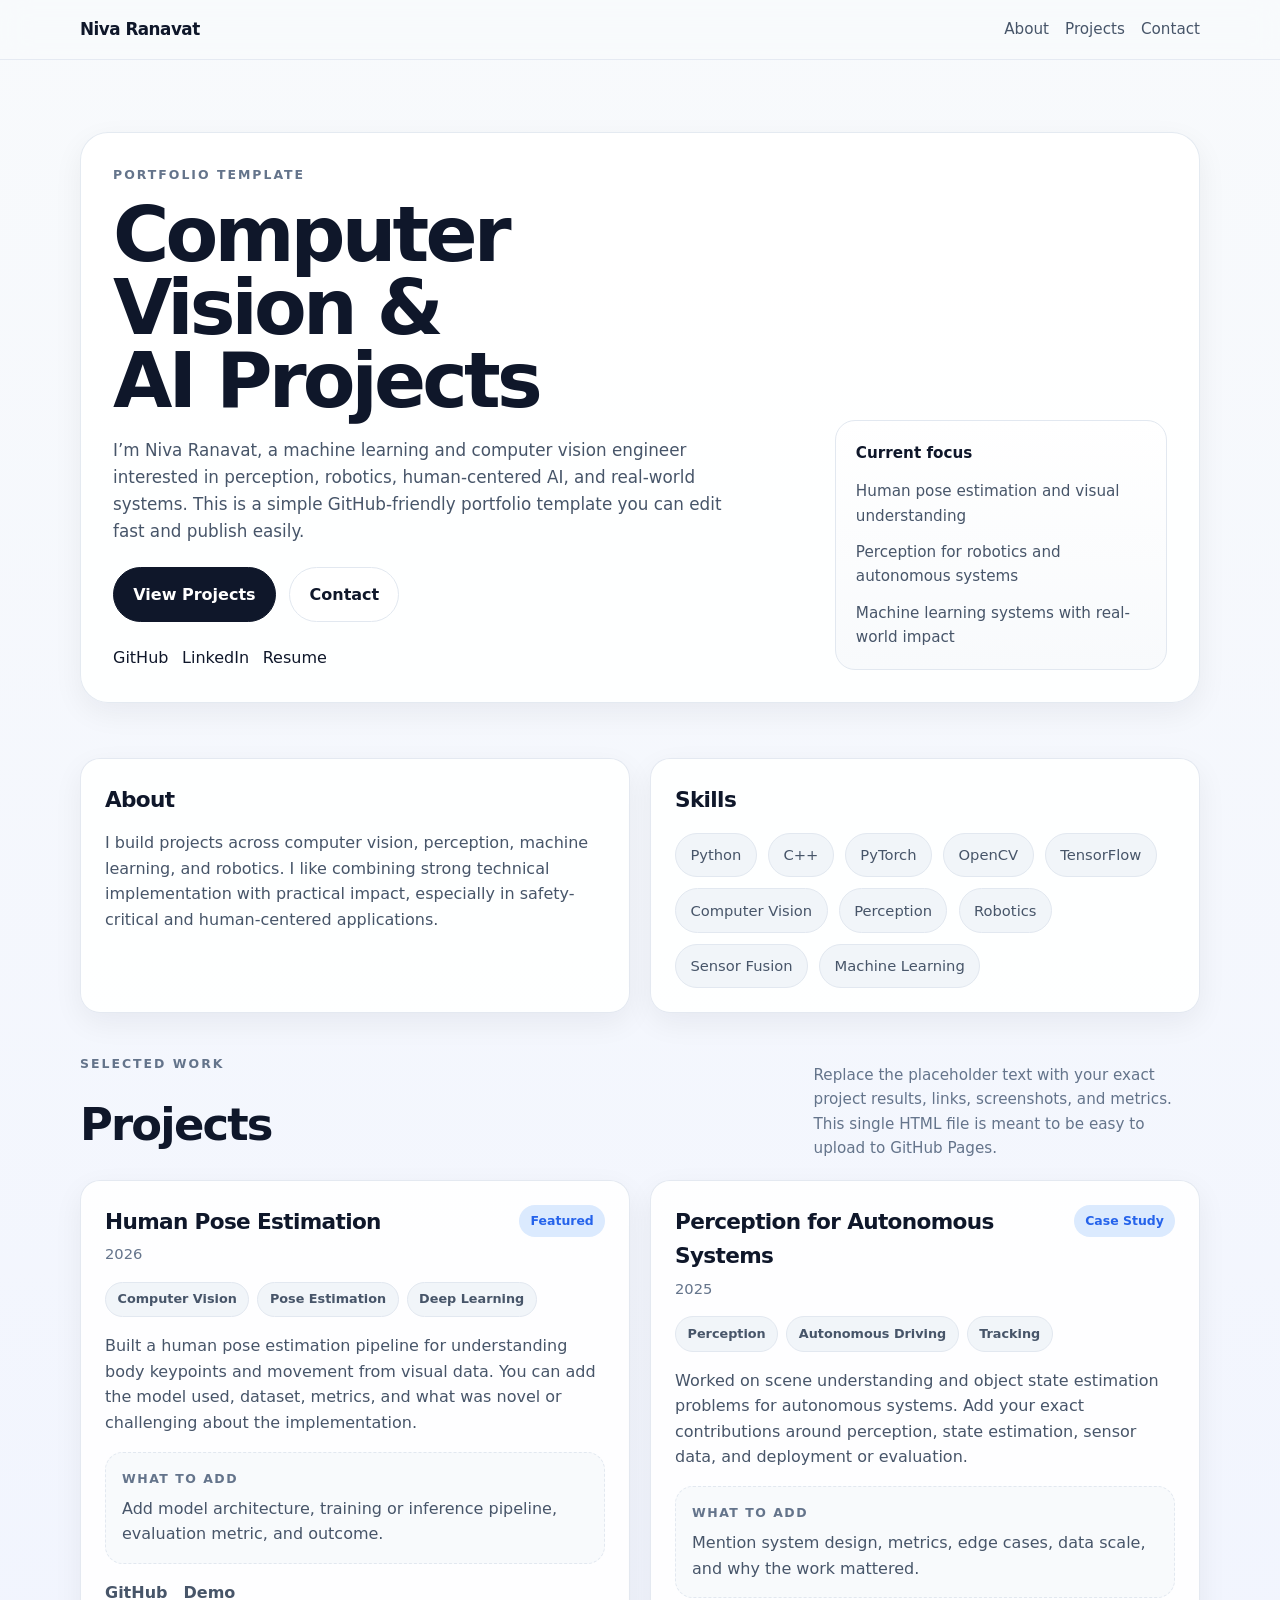
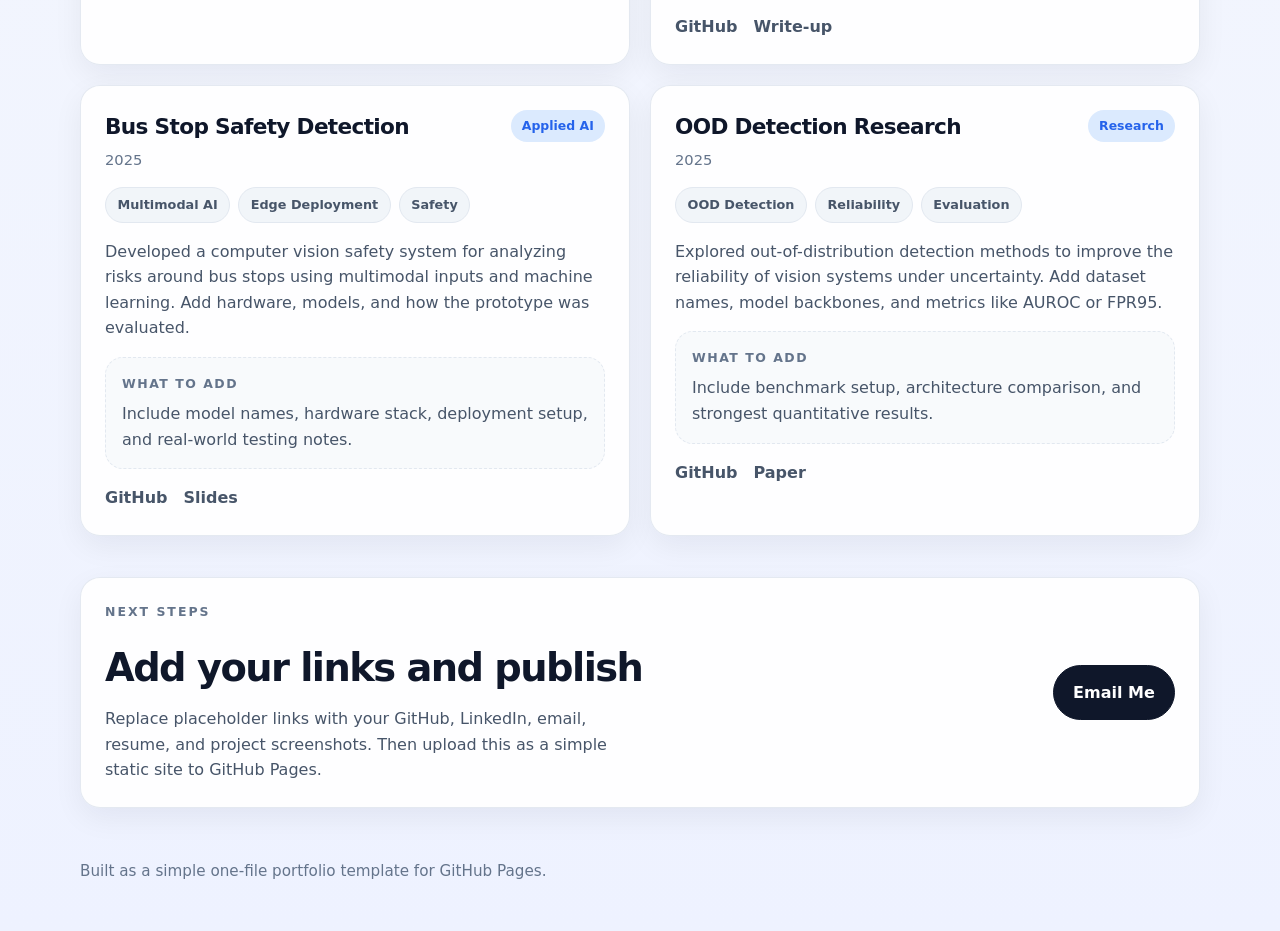
<file: main.html>
<!DOCTYPE html>
<html lang="en">
<head>
  <meta charset="UTF-8" />
  <meta name="viewport" content="width=device-width, initial-scale=1.0" />
  <title>Niva Ranavat | Projects Portfolio</title>
  <meta name="description" content="Portfolio of Niva Ranavat — computer vision, machine learning, robotics, and perception projects." />
  <style>
    * { box-sizing: border-box; margin: 0; padding: 0; }

    :root {
      --bg: #f8fafc;
      --surface: #ffffff;
      --surface-2: #f1f5f9;
      --border: #e2e8f0;
      --text: #0f172a;
      --muted: #475569;
      --muted-2: #64748b;
      --accent: #2563eb;
      --accent-soft: #dbeafe;
      --shadow: 0 10px 30px rgba(15, 23, 42, 0.06);
      --radius-xl: 28px;
      --radius-lg: 20px;
      --max-width: 1120px;
    }

    html { scroll-behavior: smooth; }
    body {
      font-family: Inter, ui-sans-serif, system-ui, -apple-system, BlinkMacSystemFont, "Segoe UI", sans-serif;
      background: linear-gradient(to bottom, #f8fafc, #eef2ff);
      color: var(--text);
      line-height: 1.6;
    }

    a { color: inherit; text-decoration: none; }
    img { max-width: 100%; display: block; }

    .container {
      width: min(calc(100% - 2rem), var(--max-width));
      margin: 0 auto;
    }

    .nav {
      position: sticky;
      top: 0;
      z-index: 20;
      backdrop-filter: blur(14px);
      background: rgba(248, 250, 252, 0.82);
      border-bottom: 1px solid rgba(226, 232, 240, 0.85);
    }

    .nav-inner {
      display: flex;
      align-items: center;
      justify-content: space-between;
      padding: 1rem 0;
      gap: 1rem;
    }

    .brand {
      font-weight: 700;
      letter-spacing: -0.03em;
      font-size: 1.05rem;
    }

    .nav-links {
      display: flex;
      gap: 1rem;
      flex-wrap: wrap;
      color: var(--muted);
      font-size: 0.95rem;
    }

    .nav-links a:hover,
    .socials a:hover,
    .project-links a:hover {
      color: var(--accent);
    }

    .hero {
      padding: 4.5rem 0 2rem;
    }

    .hero-card {
      background: rgba(255, 255, 255, 0.9);
      border: 1px solid rgba(226, 232, 240, 0.9);
      box-shadow: var(--shadow);
      border-radius: var(--radius-xl);
      padding: 2rem;
      display: grid;
      grid-template-columns: 1.35fr 0.65fr;
      gap: 2rem;
    }

    .eyebrow {
      color: var(--muted-2);
      text-transform: uppercase;
      letter-spacing: 0.16em;
      font-size: 0.78rem;
      font-weight: 700;
      margin-bottom: 0.9rem;
    }

    h1 {
      font-size: clamp(2.4rem, 6vw, 4.8rem);
      line-height: 0.95;
      letter-spacing: -0.05em;
      max-width: 8ch;
    }

    .hero p {
      margin-top: 1.2rem;
      color: var(--muted);
      font-size: 1.05rem;
      max-width: 58ch;
    }

    .hero-actions,
    .socials {
      display: flex;
      flex-wrap: wrap;
      gap: 0.85rem;
      margin-top: 1.4rem;
    }

    .btn {
      display: inline-flex;
      align-items: center;
      justify-content: center;
      border-radius: 999px;
      padding: 0.86rem 1.2rem;
      font-weight: 600;
      border: 1px solid var(--border);
      transition: 0.2s ease;
    }

    .btn-primary {
      background: var(--text);
      color: white;
      border-color: var(--text);
    }

    .btn-primary:hover {
      transform: translateY(-1px);
      opacity: 0.95;
    }

    .btn-secondary {
      background: white;
      color: var(--text);
    }

    .btn-secondary:hover {
      background: var(--surface-2);
    }

    .focus-box {
      background: linear-gradient(180deg, #ffffff, #f8fafc);
      border: 1px solid var(--border);
      border-radius: var(--radius-lg);
      padding: 1.25rem;
      align-self: end;
    }

    .focus-box h3 {
      font-size: 0.95rem;
      margin-bottom: 0.9rem;
    }

    .focus-box ul {
      list-style: none;
      display: grid;
      gap: 0.75rem;
      color: var(--muted);
      font-size: 0.95rem;
    }

    .section {
      padding: 1.4rem 0 1.2rem;
    }

    .section-heading {
      display: flex;
      justify-content: space-between;
      gap: 1rem;
      align-items: end;
      margin-bottom: 1.2rem;
    }

    .section-heading h2 {
      font-size: clamp(1.8rem, 4vw, 2.8rem);
      letter-spacing: -0.04em;
    }

    .section-note {
      max-width: 40ch;
      color: var(--muted-2);
      font-size: 0.95rem;
    }

    .two-col {
      display: grid;
      grid-template-columns: 1fr 1fr;
      gap: 1.25rem;
    }

    .card {
      background: rgba(255, 255, 255, 0.9);
      border: 1px solid rgba(226, 232, 240, 0.92);
      border-radius: var(--radius-lg);
      padding: 1.5rem;
      box-shadow: var(--shadow);
    }

    .card h3 {
      font-size: 1.35rem;
      letter-spacing: -0.03em;
      margin-bottom: 0.8rem;
    }

    .card p {
      color: var(--muted);
    }

    .skills {
      display: flex;
      flex-wrap: wrap;
      gap: 0.7rem;
      margin-top: 1rem;
    }

    .chip {
      border: 1px solid var(--border);
      background: var(--surface-2);
      color: var(--muted);
      padding: 0.58rem 0.9rem;
      border-radius: 999px;
      font-size: 0.92rem;
      font-weight: 500;
    }

    .projects-grid {
      display: grid;
      grid-template-columns: repeat(2, minmax(0, 1fr));
      gap: 1.25rem;
    }

    .project-card {
      display: flex;
      flex-direction: column;
      gap: 1rem;
    }

    .project-top {
      display: flex;
      align-items: start;
      justify-content: space-between;
      gap: 1rem;
    }

    .project-title {
      font-size: 1.35rem;
      font-weight: 700;
      letter-spacing: -0.03em;
    }

    .project-year {
      color: var(--muted-2);
      font-size: 0.92rem;
      margin-top: 0.2rem;
    }

    .label {
      padding: 0.38rem 0.7rem;
      border-radius: 999px;
      background: var(--accent-soft);
      color: var(--accent);
      font-size: 0.78rem;
      font-weight: 700;
      white-space: nowrap;
    }

    .tag-list {
      display: flex;
      flex-wrap: wrap;
      gap: 0.5rem;
    }

    .tag {
      padding: 0.4rem 0.72rem;
      border-radius: 999px;
      background: var(--surface-2);
      border: 1px solid var(--border);
      color: var(--muted);
      font-size: 0.8rem;
      font-weight: 600;
    }

    .project-summary {
      color: var(--muted);
    }

    .highlight-box {
      border-radius: 18px;
      background: #f8fafc;
      border: 1px dashed var(--border);
      padding: 1rem;
    }

    .highlight-box h4 {
      font-size: 0.78rem;
      color: var(--muted-2);
      text-transform: uppercase;
      letter-spacing: 0.12em;
      margin-bottom: 0.45rem;
    }

    .project-links {
      display: flex;
      gap: 1rem;
      flex-wrap: wrap;
      font-weight: 600;
      color: var(--muted);
    }

    .contact-box {
      display: flex;
      align-items: center;
      justify-content: space-between;
      gap: 1rem;
      flex-wrap: wrap;
    }

    footer {
      padding: 2rem 0 3rem;
      color: var(--muted-2);
      font-size: 0.95rem;
    }

    @media (max-width: 900px) {
      .hero-card,
      .two-col,
      .projects-grid {
        grid-template-columns: 1fr;
      }

      .section-heading {
        align-items: start;
        flex-direction: column;
      }
    }

    @media (max-width: 640px) {
      .hero-card,
      .card { padding: 1.2rem; }
      .nav-inner { align-items: start; flex-direction: column; }
      h1 { max-width: 100%; }
    }
  </style>
</head>
<body>
  <nav class="nav">
    <div class="container nav-inner">
      <a href="#top" class="brand">Niva Ranavat</a>
      <div class="nav-links">
        <a href="#about">About</a>
        <a href="#projects">Projects</a>
        <a href="#contact">Contact</a>
      </div>
    </div>
  </nav>

  <main id="top">
    <section class="hero">
      <div class="container">
        <div class="hero-card">
          <div>
            <div class="eyebrow">Portfolio Template</div>
            <h1>Computer Vision & AI Projects</h1>
            <p>
              I’m Niva Ranavat, a machine learning and computer vision engineer interested in
              perception, robotics, human-centered AI, and real-world systems. This is a simple
              GitHub-friendly portfolio template you can edit fast and publish easily.
            </p>

            <div class="hero-actions">
              <a class="btn btn-primary" href="#projects">View Projects</a>
              <a class="btn btn-secondary" href="#contact">Contact</a>
            </div>

            <div class="socials">
              <a href="#">GitHub</a>
              <a href="#">LinkedIn</a>
              <a href="#">Resume</a>
            </div>
          </div>

          <aside class="focus-box">
            <h3>Current focus</h3>
            <ul>
              <li>Human pose estimation and visual understanding</li>
              <li>Perception for robotics and autonomous systems</li>
              <li>Machine learning systems with real-world impact</li>
            </ul>
          </aside>
        </div>
      </div>
    </section>

    <section class="section" id="about">
      <div class="container two-col">
        <article class="card">
          <h3>About</h3>
          <p>
            I build projects across computer vision, perception, machine learning, and robotics.
            I like combining strong technical implementation with practical impact, especially in
            safety-critical and human-centered applications.
          </p>
        </article>

        <article class="card">
          <h3>Skills</h3>
          <div class="skills">
            <span class="chip">Python</span>
            <span class="chip">C++</span>
            <span class="chip">PyTorch</span>
            <span class="chip">OpenCV</span>
            <span class="chip">TensorFlow</span>
            <span class="chip">Computer Vision</span>
            <span class="chip">Perception</span>
            <span class="chip">Robotics</span>
            <span class="chip">Sensor Fusion</span>
            <span class="chip">Machine Learning</span>
          </div>
        </article>
      </div>
    </section>

    <section class="section" id="projects">
      <div class="container">
        <div class="section-heading">
          <div>
            <div class="eyebrow">Selected Work</div>
            <h2>Projects</h2>
          </div>
          <p class="section-note">
            Replace the placeholder text with your exact project results, links, screenshots, and
            metrics. This single HTML file is meant to be easy to upload to GitHub Pages.
          </p>
        </div>

        <div class="projects-grid">
          <article class="card project-card">
            <div class="project-top">
              <div>
                <div class="project-title">Human Pose Estimation</div>
                <div class="project-year">2026</div>
              </div>
              <span class="label">Featured</span>
            </div>
            <div class="tag-list">
              <span class="tag">Computer Vision</span>
              <span class="tag">Pose Estimation</span>
              <span class="tag">Deep Learning</span>
            </div>
            <p class="project-summary">
              Built a human pose estimation pipeline for understanding body keypoints and movement
              from visual data. You can add the model used, dataset, metrics, and what was novel
              or challenging about the implementation.
            </p>
            <div class="highlight-box">
              <h4>What to add</h4>
              <p>Add model architecture, training or inference pipeline, evaluation metric, and outcome.</p>
            </div>
            <div class="project-links">
              <a href="#">GitHub</a>
              <a href="#">Demo</a>
            </div>
          </article>

          <article class="card project-card">
            <div class="project-top">
              <div>
                <div class="project-title">Perception for Autonomous Systems</div>
                <div class="project-year">2025</div>
              </div>
              <span class="label">Case Study</span>
            </div>
            <div class="tag-list">
              <span class="tag">Perception</span>
              <span class="tag">Autonomous Driving</span>
              <span class="tag">Tracking</span>
            </div>
            <p class="project-summary">
              Worked on scene understanding and object state estimation problems for autonomous
              systems. Add your exact contributions around perception, state estimation, sensor data,
              and deployment or evaluation.
            </p>
            <div class="highlight-box">
              <h4>What to add</h4>
              <p>Mention system design, metrics, edge cases, data scale, and why the work mattered.</p>
            </div>
            <div class="project-links">
              <a href="#">GitHub</a>
              <a href="#">Write-up</a>
            </div>
          </article>

          <article class="card project-card">
            <div class="project-top">
              <div>
                <div class="project-title">Bus Stop Safety Detection</div>
                <div class="project-year">2025</div>
              </div>
              <span class="label">Applied AI</span>
            </div>
            <div class="tag-list">
              <span class="tag">Multimodal AI</span>
              <span class="tag">Edge Deployment</span>
              <span class="tag">Safety</span>
            </div>
            <p class="project-summary">
              Developed a computer vision safety system for analyzing risks around bus stops using
              multimodal inputs and machine learning. Add hardware, models, and how the prototype was evaluated.
            </p>
            <div class="highlight-box">
              <h4>What to add</h4>
              <p>Include model names, hardware stack, deployment setup, and real-world testing notes.</p>
            </div>
            <div class="project-links">
              <a href="#">GitHub</a>
              <a href="#">Slides</a>
            </div>
          </article>

          <article class="card project-card">
            <div class="project-top">
              <div>
                <div class="project-title">OOD Detection Research</div>
                <div class="project-year">2025</div>
              </div>
              <span class="label">Research</span>
            </div>
            <div class="tag-list">
              <span class="tag">OOD Detection</span>
              <span class="tag">Reliability</span>
              <span class="tag">Evaluation</span>
            </div>
            <p class="project-summary">
              Explored out-of-distribution detection methods to improve the reliability of vision
              systems under uncertainty. Add dataset names, model backbones, and metrics like AUROC or FPR95.
            </p>
            <div class="highlight-box">
              <h4>What to add</h4>
              <p>Include benchmark setup, architecture comparison, and strongest quantitative results.</p>
            </div>
            <div class="project-links">
              <a href="#">GitHub</a>
              <a href="#">Paper</a>
            </div>
          </article>
        </div>
      </div>
    </section>

    <section class="section" id="contact">
      <div class="container">
        <div class="card contact-box">
          <div>
            <div class="eyebrow">Next steps</div>
            <h2 style="font-size: clamp(1.7rem, 4vw, 2.4rem); letter-spacing: -0.04em;">Add your links and publish</h2>
            <p style="color: var(--muted); margin-top: 0.5rem; max-width: 52ch;">
              Replace placeholder links with your GitHub, LinkedIn, email, resume, and project screenshots.
              Then upload this as a simple static site to GitHub Pages.
            </p>
          </div>
          <a class="btn btn-primary" href="mailto:your-email@example.com">Email Me</a>
        </div>
      </div>
    </section>
  </main>

  <footer>
    <div class="container">Built as a simple one-file portfolio template for GitHub Pages.</div>
  </footer>
</body>
</html>
</file>
